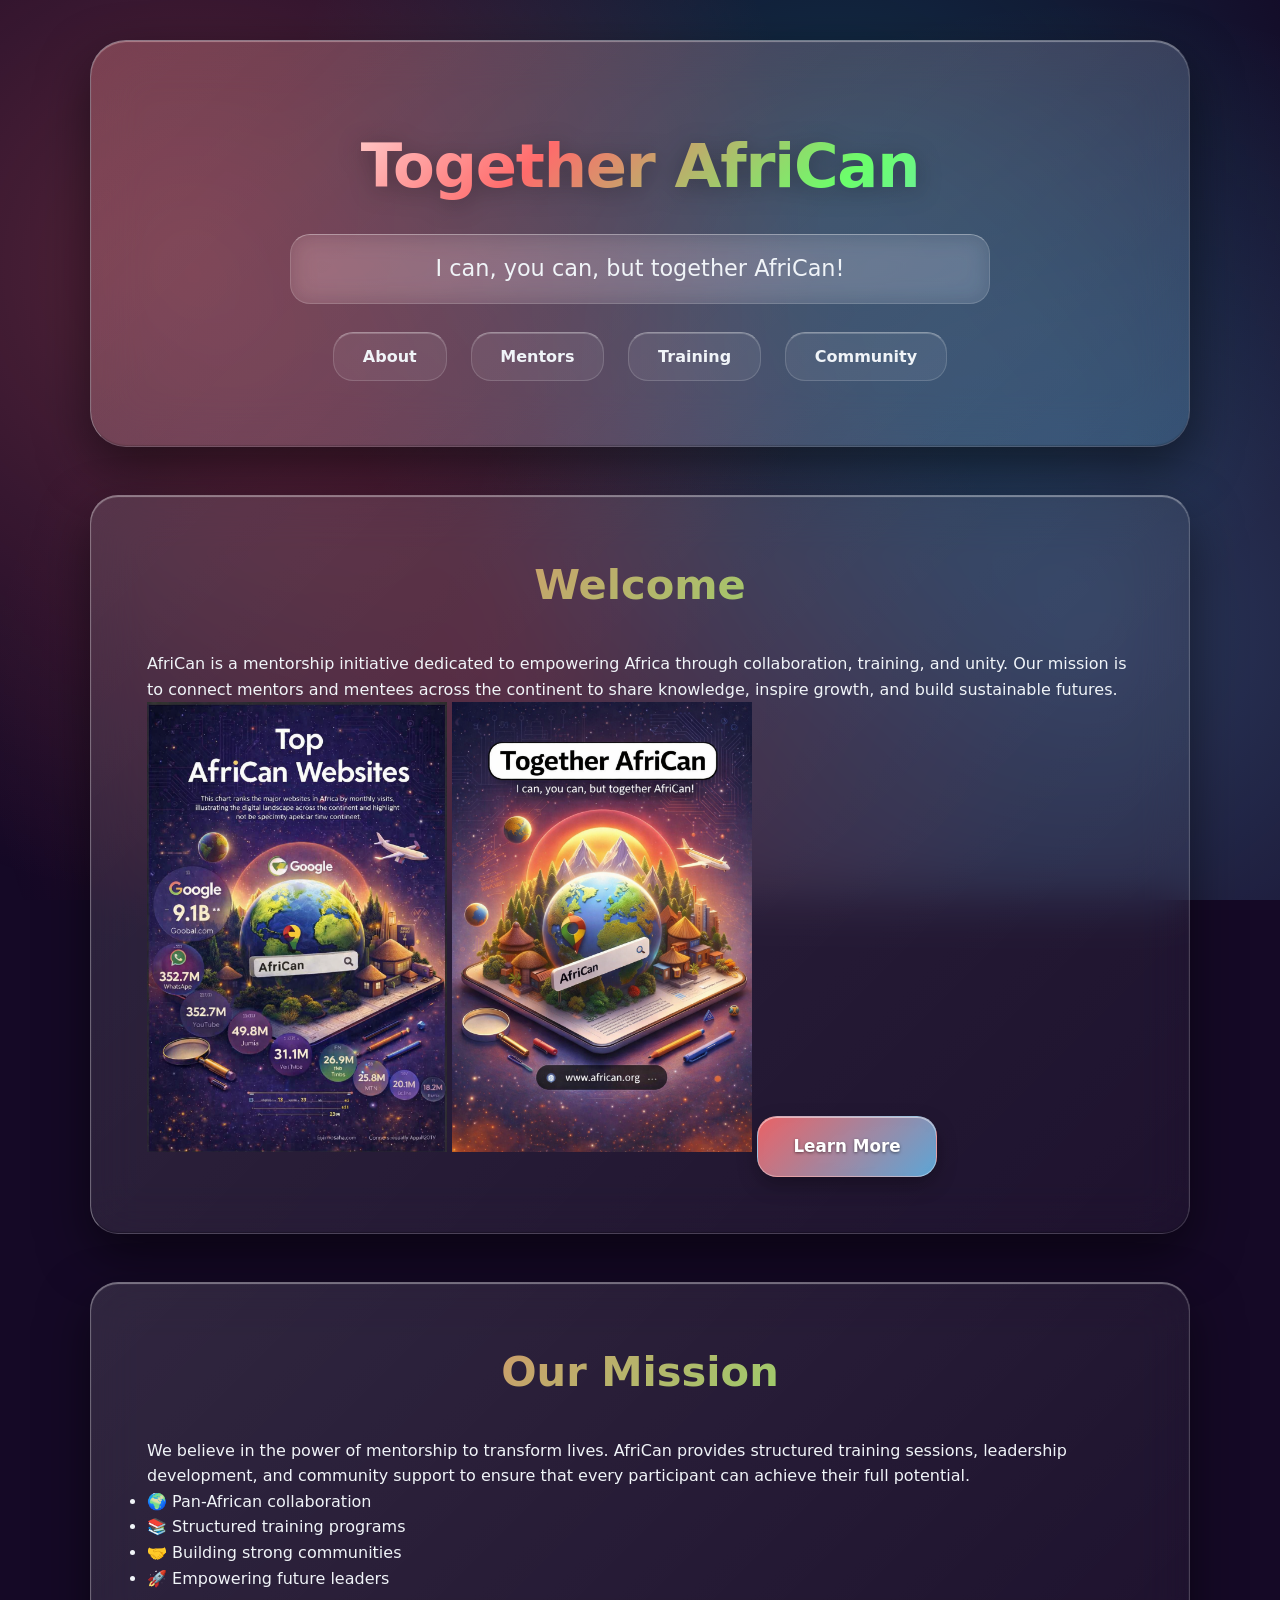
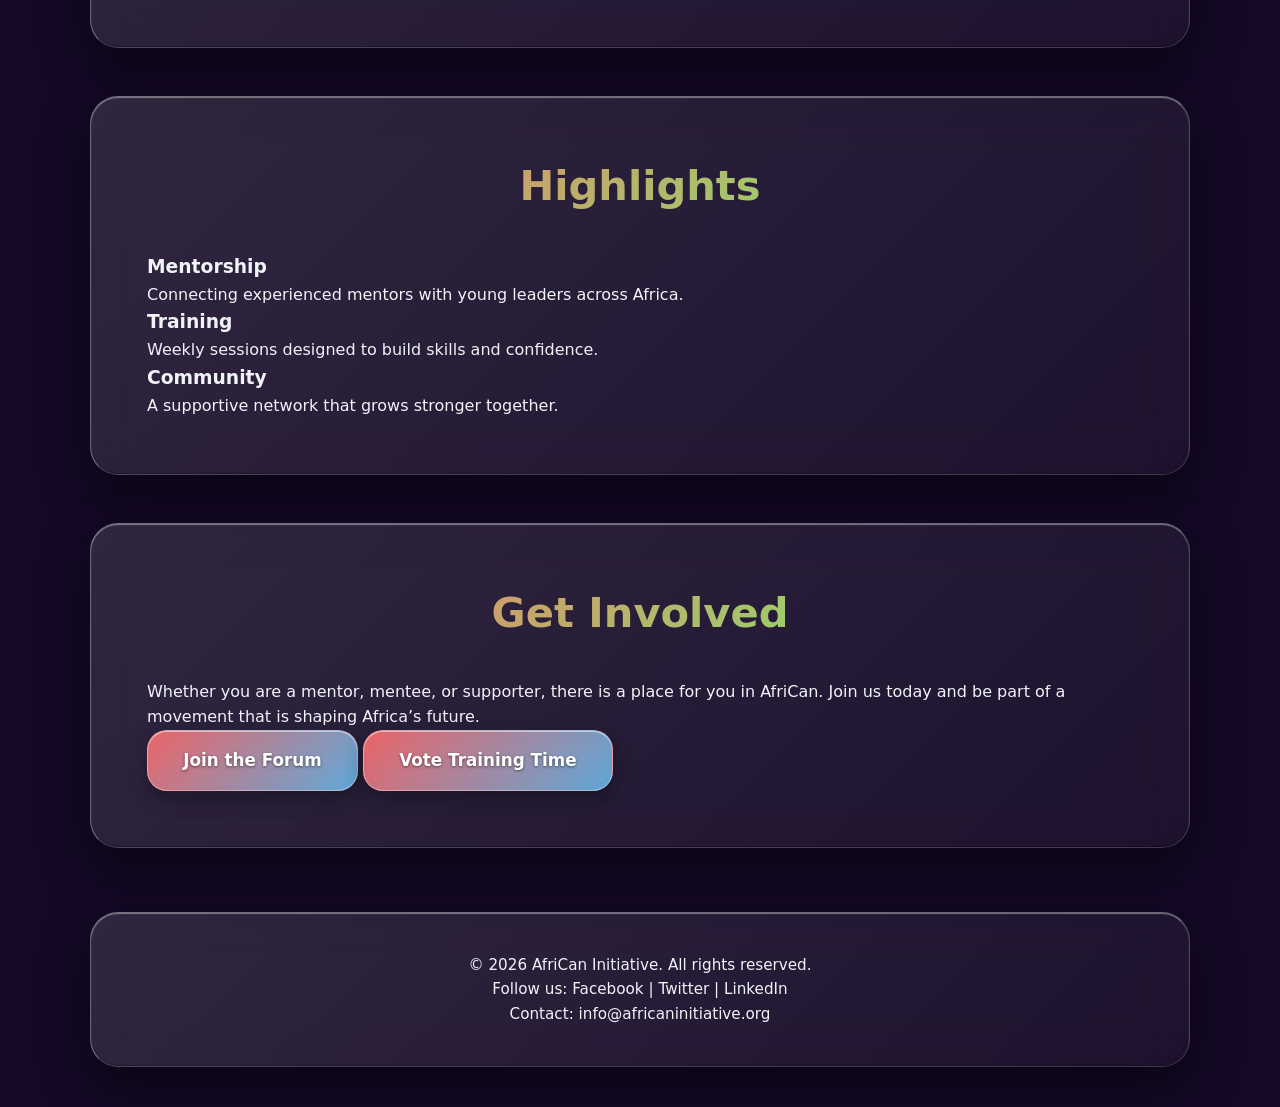
<file: index.html>
<!DOCTYPE html>
<html lang="en">
<head>
  <meta charset="UTF-8">
  <title>AfriCan Initiative</title>
  <link rel="stylesheet" href="style.css">
</head>
<body>
  <!-- Hero Section -->
  <header class="hero">
    <h1>Together AfriCan</h1>
    <p>I can, you can, but together AfriCan!</p>
    <nav>
      <ul>
        <li><a href="about.html">About</a></li>
        <li><a href="mentors.html">Mentors</a></li>
        <li><a href="training.html">Training</a></li>
        <li><a href="community.html">Community</a></li>
      </ul>
    </nav>
  </header>

  <!-- Intro Section -->
  <section class="intro">
    <h2>Welcome</h2>
    <p>
      AfriCan is a mentorship initiative dedicated to empowering Africa through collaboration,
      training, and unity. Our mission is to connect mentors and mentees across the continent
      to share knowledge, inspire growth, and build sustainable futures.
    </p>
    <img src="images/AFRICAN.png" alt="AfriCan Logo" width="300">
    <img src="images\african-homepage.jpg" width="300">
    <a href="about.html" class="btn">Learn More</a>
  </section>

  <!-- Mission Section -->
  <section class="mission">
    <h2>Our Mission</h2>
    <p>
      We believe in the power of mentorship to transform lives. AfriCan provides structured
      training sessions, leadership development, and community support to ensure that every
      participant can achieve their full potential.
    </p>
    <ul>
      <li>🌍 Pan-African collaboration</li>
      <li>📚 Structured training programs</li>
      <li>🤝 Building strong communities</li>
      <li>🚀 Empowering future leaders</li>
    </ul>
  </section>

  <!-- Highlights Section -->
  <section class="highlights">
    <h2>Highlights</h2>
    <div class="highlight-card">
      <h3>Mentorship</h3>
      <p>Connecting experienced mentors with young leaders across Africa.</p>
    </div>
    <div class="highlight-card">
      <h3>Training</h3>
      <p>Weekly sessions designed to build skills and confidence.</p>
    </div>
    <div class="highlight-card">
      <h3>Community</h3>
      <p>A supportive network that grows stronger together.</p>
    </div>
  </section>

  <!-- Call to Action -->
  <section class="cta">
    <h2>Get Involved</h2>
    <p>
      Whether you are a mentor, mentee, or supporter, there is a place for you in AfriCan.
      Join us today and be part of a movement that is shaping Africa’s future.
    </p>
    <a href="community.html" class="btn">Join the Forum</a>
    <a href="training.html" class="btn">Vote Training Time</a>
  </section>
  <!-- Footer -->
  <footer>
    <p>&copy; 2026 AfriCan Initiative. All rights reserved.</p>
    <p>Follow us: Facebook | Twitter | LinkedIn</p>
    <p>Contact: info@africaninitiative.org</p>
  </footer>
</body>
</html>
</file>
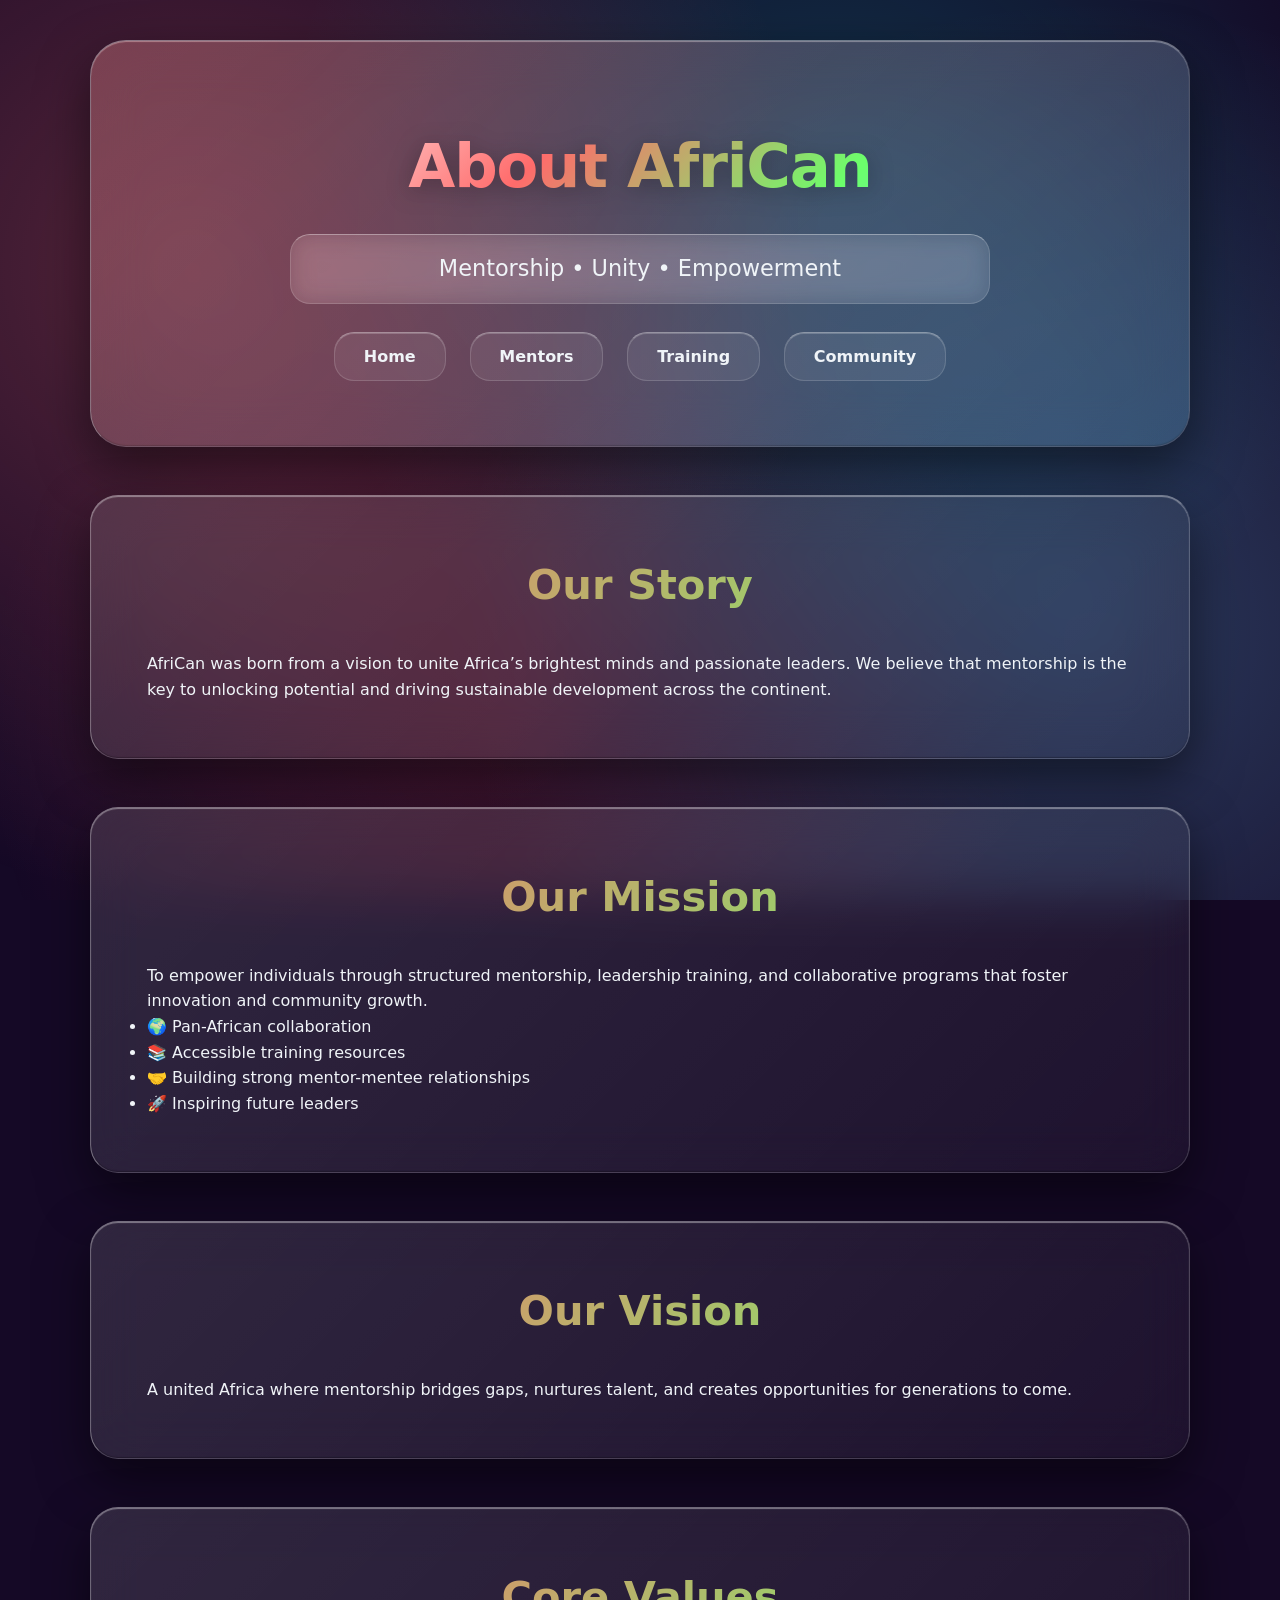
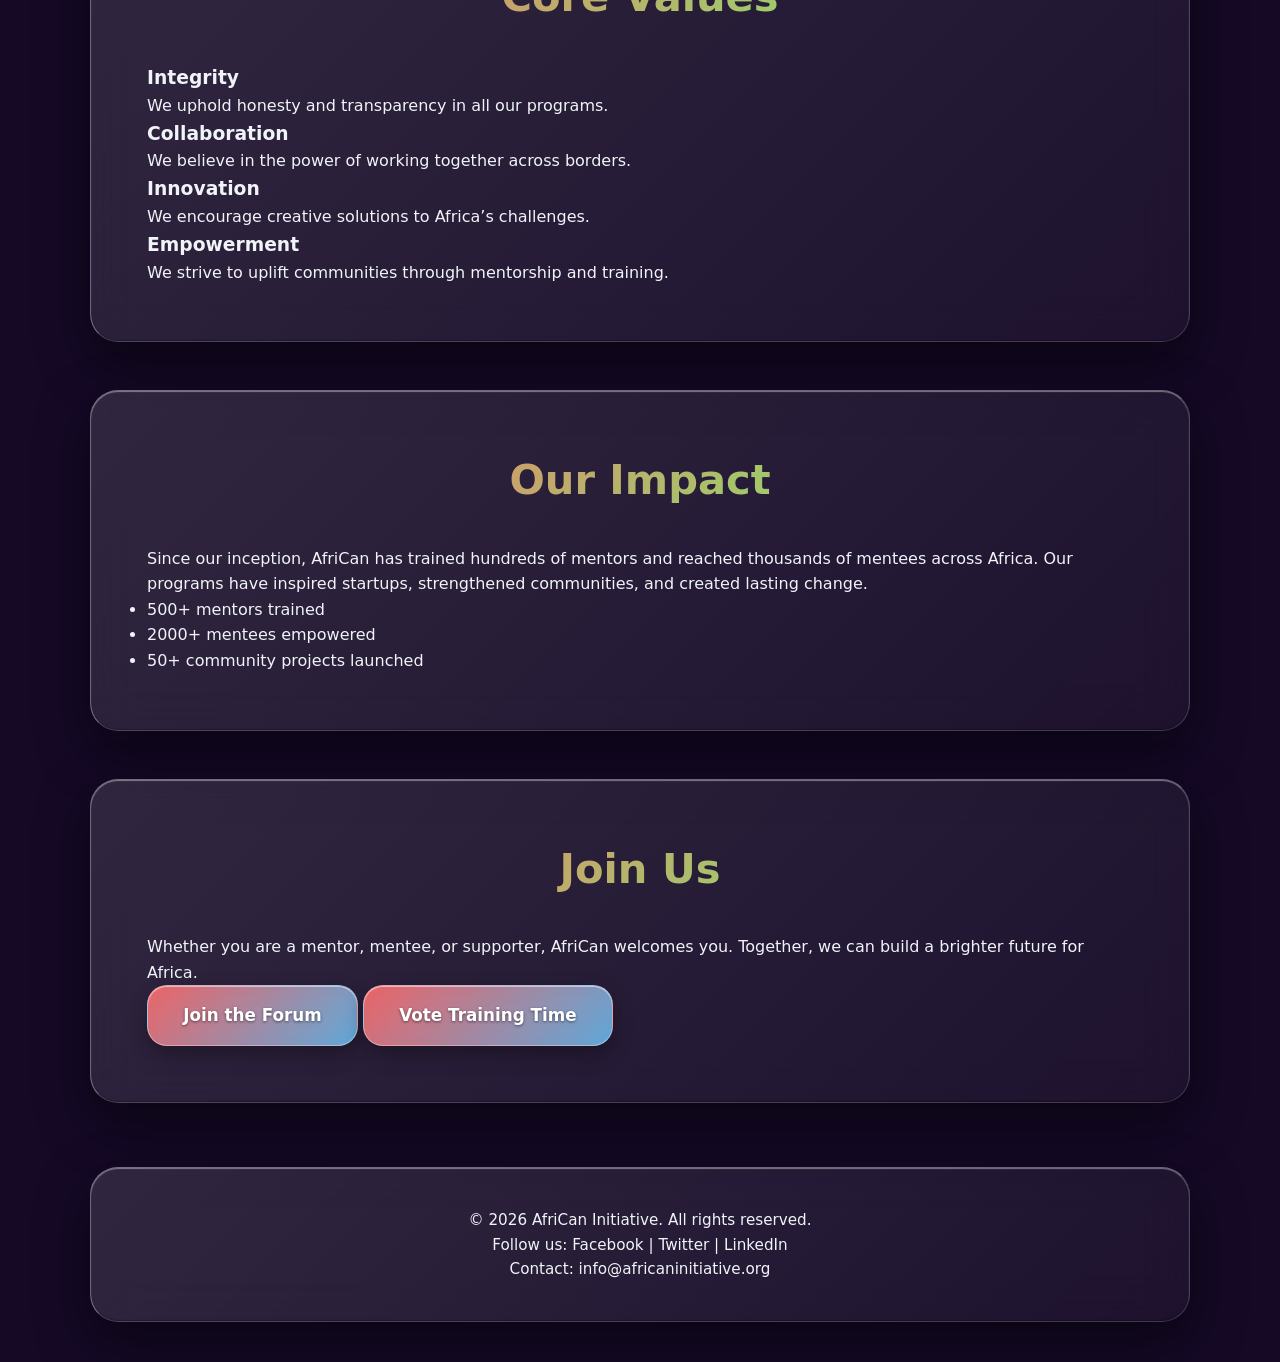
<file: about.html>
<!DOCTYPE html>
<html lang="en">
<head>
  <meta charset="UTF-8">
  <title>About AfriCan</title>
  <link rel="stylesheet" href="style.css">
</head>
<body>
  <!-- Header -->
  <header class="hero">
    <h1>About AfriCan</h1>
    <p>Mentorship • Unity • Empowerment</p>
    <nav>
      <ul>
        <li><a href="index.html">Home</a></li>
        <li><a href="mentors.html">Mentors</a></li>
        <li><a href="training.html">Training</a></li>
        <li><a href="community.html">Community</a></li>
      </ul>
    </nav>
  </header>

  <!-- Introduction -->
  <section class="intro">
    <h2>Our Story</h2>
    <p>
      AfriCan was born from a vision to unite Africa’s brightest minds and passionate leaders.
      We believe that mentorship is the key to unlocking potential and driving sustainable
      development across the continent.
    </p>
  </section>

  <!-- Mission -->
  <section class="mission">
    <h2>Our Mission</h2>
    <p>
      To empower individuals through structured mentorship, leadership training, and
      collaborative programs that foster innovation and community growth.
    </p>
    <ul>
      <li>🌍 Pan-African collaboration</li>
      <li>📚 Accessible training resources</li>
      <li>🤝 Building strong mentor-mentee relationships</li>
      <li>🚀 Inspiring future leaders</li>
    </ul>
  </section>

  <!-- Vision -->
  <section class="vision">
    <h2>Our Vision</h2>
    <p>
      A united Africa where mentorship bridges gaps, nurtures talent, and creates
      opportunities for generations to come.
    </p>
  </section>

  <!-- Values -->
  <section class="values">
    <h2>Core Values</h2>
    <div class="value-card">
      <h3>Integrity</h3>
      <p>We uphold honesty and transparency in all our programs.</p>
    </div>
    <div class="value-card">
      <h3>Collaboration</h3>
      <p>We believe in the power of working together across borders.</p>
    </div>
    <div class="value-card">
      <h3>Innovation</h3>
      <p>We encourage creative solutions to Africa’s challenges.</p>
    </div>
    <div class="value-card">
      <h3>Empowerment</h3>
      <p>We strive to uplift communities through mentorship and training.</p>
    </div>
  </section>

  <!-- Impact -->
  <section class="impact">
    <h2>Our Impact</h2>
    <p>
      Since our inception, AfriCan has trained hundreds of mentors and reached thousands
      of mentees across Africa. Our programs have inspired startups, strengthened
      communities, and created lasting change.
    </p>
    <ul>
      <li>500+ mentors trained</li>
      <li>2000+ mentees empowered</li>
      <li>50+ community projects launched</li>
    </ul>
  </section>

  <!-- Call to Action -->
  <section class="cta">
    <h2>Join Us</h2>
    <p>
      Whether you are a mentor, mentee, or supporter, AfriCan welcomes you. Together,
      we can build a brighter future for Africa.
    </p>
    <a href="community.html" class="btn">Join the Forum</a>
    <a href="training.html" class="btn">Vote Training Time</a>
  </section>

  <!-- Footer -->
  <footer>
    <p>&copy; 2026 AfriCan Initiative. All rights reserved.</p>
    <p>Follow us: Facebook | Twitter | LinkedIn</p>
    <p>Contact: info@africaninitiative.org</p>
  </footer>
</body>
</html>
</file>
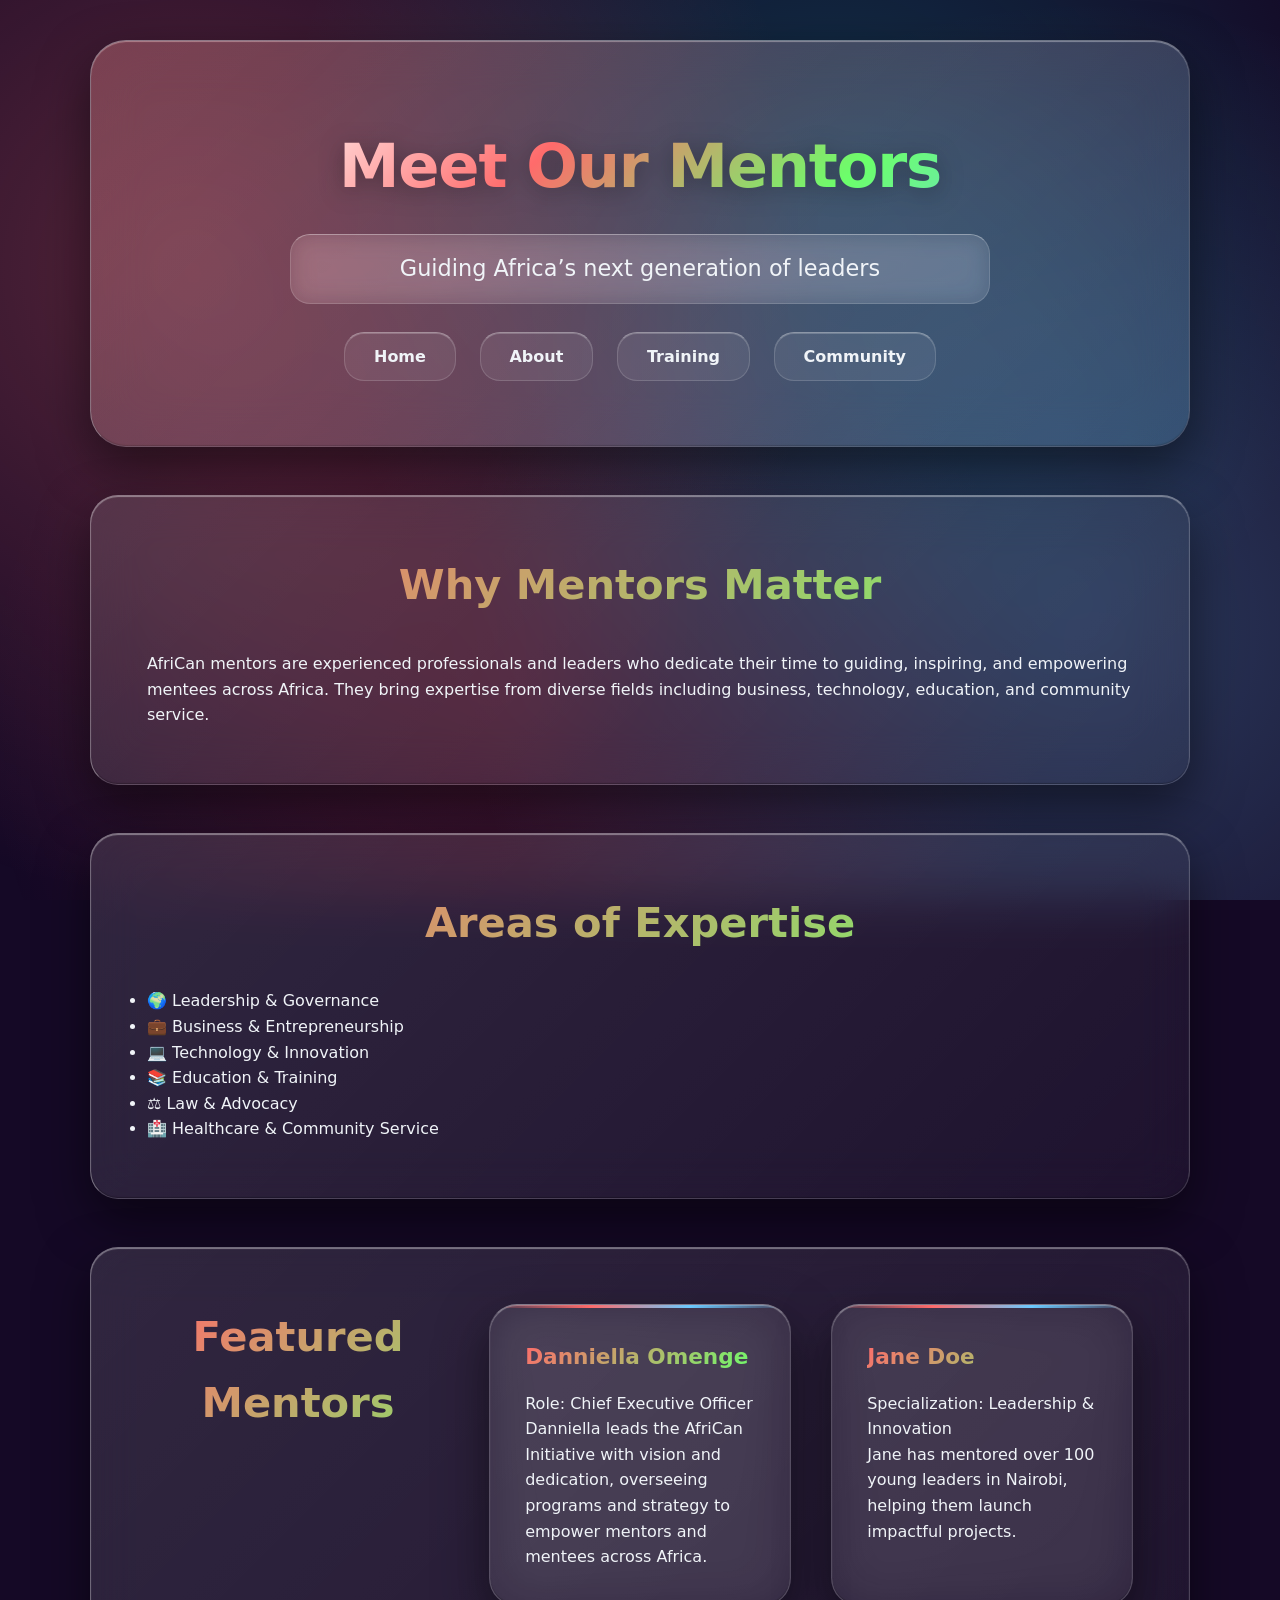
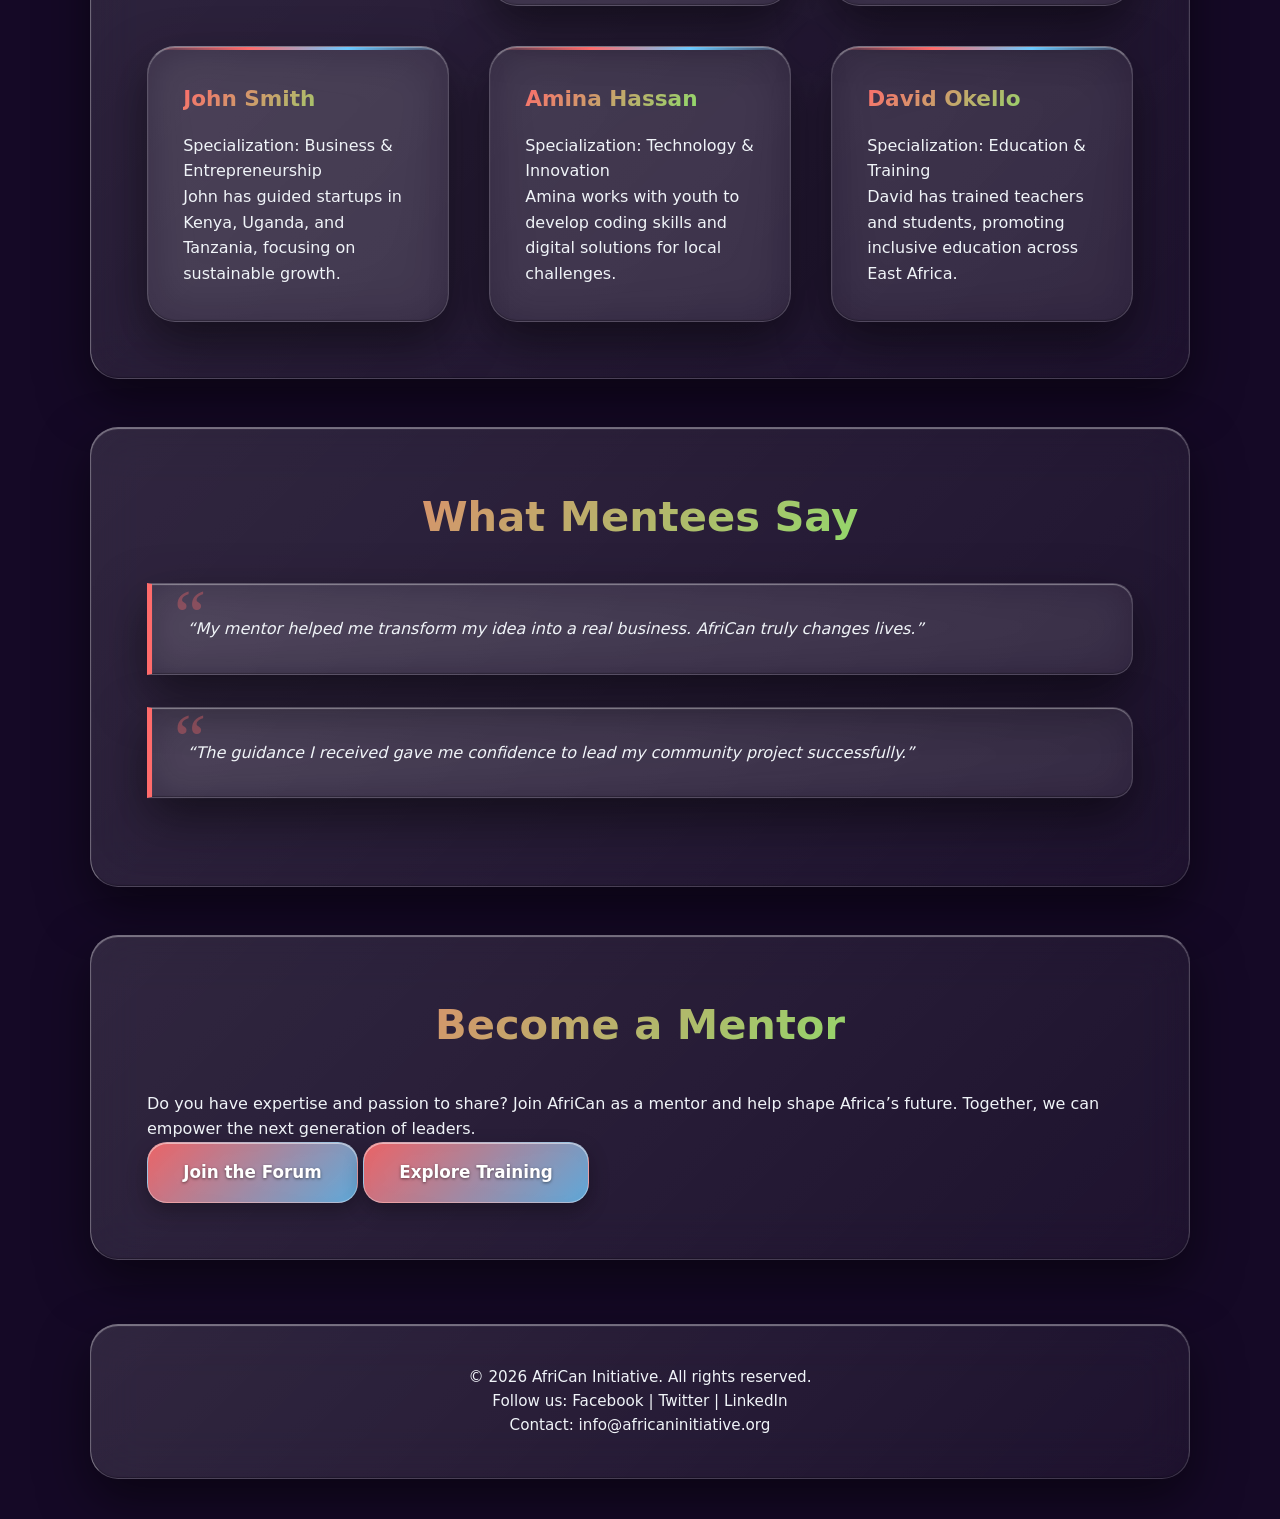
<file: mentors.html>
<!DOCTYPE html>
<html lang="en">
<head>
  <meta charset="UTF-8">
  <title>AfriCan Mentors</title>
  <link rel="stylesheet" href="style.css">
</head>
<body>
  <!-- Header -->
  <header class="hero">
    <h1>Meet Our Mentors</h1>
    <p>Guiding Africa’s next generation of leaders</p>
    <nav>
      <ul>
        <li><a href="index.html">Home</a></li>
        <li><a href="about.html">About</a></li>
        <li><a href="training.html">Training</a></li>
        <li><a href="community.html">Community</a></li>
      </ul>
    </nav>
  </header>

  <!-- Introduction -->
  <section class="intro">
    <h2>Why Mentors Matter</h2>
    <p>
      AfriCan mentors are experienced professionals and leaders who dedicate their time
      to guiding, inspiring, and empowering mentees across Africa. They bring expertise
      from diverse fields including business, technology, education, and community service.
    </p>
  </section>

  <!-- Mentor Categories -->
  <section class="categories">
    <h2>Areas of Expertise</h2>
    <ul>
      <li>🌍 Leadership & Governance</li>
      <li>💼 Business & Entrepreneurship</li>
      <li>💻 Technology & Innovation</li>
      <li>📚 Education & Training</li>
      <li>⚖️ Law & Advocacy</li>
      <li>🏥 Healthcare & Community Service</li>
    </ul>
  </section>

  <!-- Mentor Profiles -->
  <section class="mentor-grid">
    <h2>Featured Mentors</h2>
     <div class="mentor-card">
  <h3>Danniella Omenge</h3>
  <p>Role: Chief Executive Officer</p>
  <p>Danniella leads the AfriCan Initiative with vision and dedication, overseeing programs and strategy to empower mentors and mentees across Africa.</p>
</div>
    <div class="mentor-card">
      <h3>Jane Doe</h3>
      <p>Specialization: Leadership & Innovation</p>
      <p>Jane has mentored over 100 young leaders in Nairobi, helping them launch impactful projects.</p>
    </div>
    <div class="mentor-card">
      <h3>John Smith</h3>
      <p>Specialization: Business & Entrepreneurship</p>
      <p>John has guided startups in Kenya, Uganda, and Tanzania, focusing on sustainable growth.</p>
    </div>
    <div class="mentor-card">
      <h3>Amina Hassan</h3>
      <p>Specialization: Technology & Innovation</p>
      <p>Amina works with youth to develop coding skills and digital solutions for local challenges.</p>
    </div>
    <div class="mentor-card">
      <h3>David Okello</h3>
      <p>Specialization: Education & Training</p>
      <p>David has trained teachers and students, promoting inclusive education across East Africa.</p>
    </div>
  </section>

  <!-- Testimonials -->
  <section class="testimonials">
    <h2>What Mentees Say</h2>
    <blockquote>
      “My mentor helped me transform my idea into a real business. AfriCan truly changes lives.”
    </blockquote>
    <blockquote>
      “The guidance I received gave me confidence to lead my community project successfully.”
    </blockquote>
  </section>

  <!-- Call to Action -->
  <section class="cta">
    <h2>Become a Mentor</h2>
    <p>
      Do you have expertise and passion to share? Join AfriCan as a mentor and help shape
      Africa’s future. Together, we can empower the next generation of leaders.
    </p>
    <a href="community.html" class="btn">Join the Forum</a>
    <a href="training.html" class="btn">Explore Training</a>
  </section>

  <!-- Footer -->
  <footer>
    <p>&copy; 2026 AfriCan Initiative. All rights reserved.</p>
    <p>Follow us: Facebook | Twitter | LinkedIn</p>
    <p>Contact: info@africaninitiative.org</p>
  </footer>
</body>
</html>
</file>
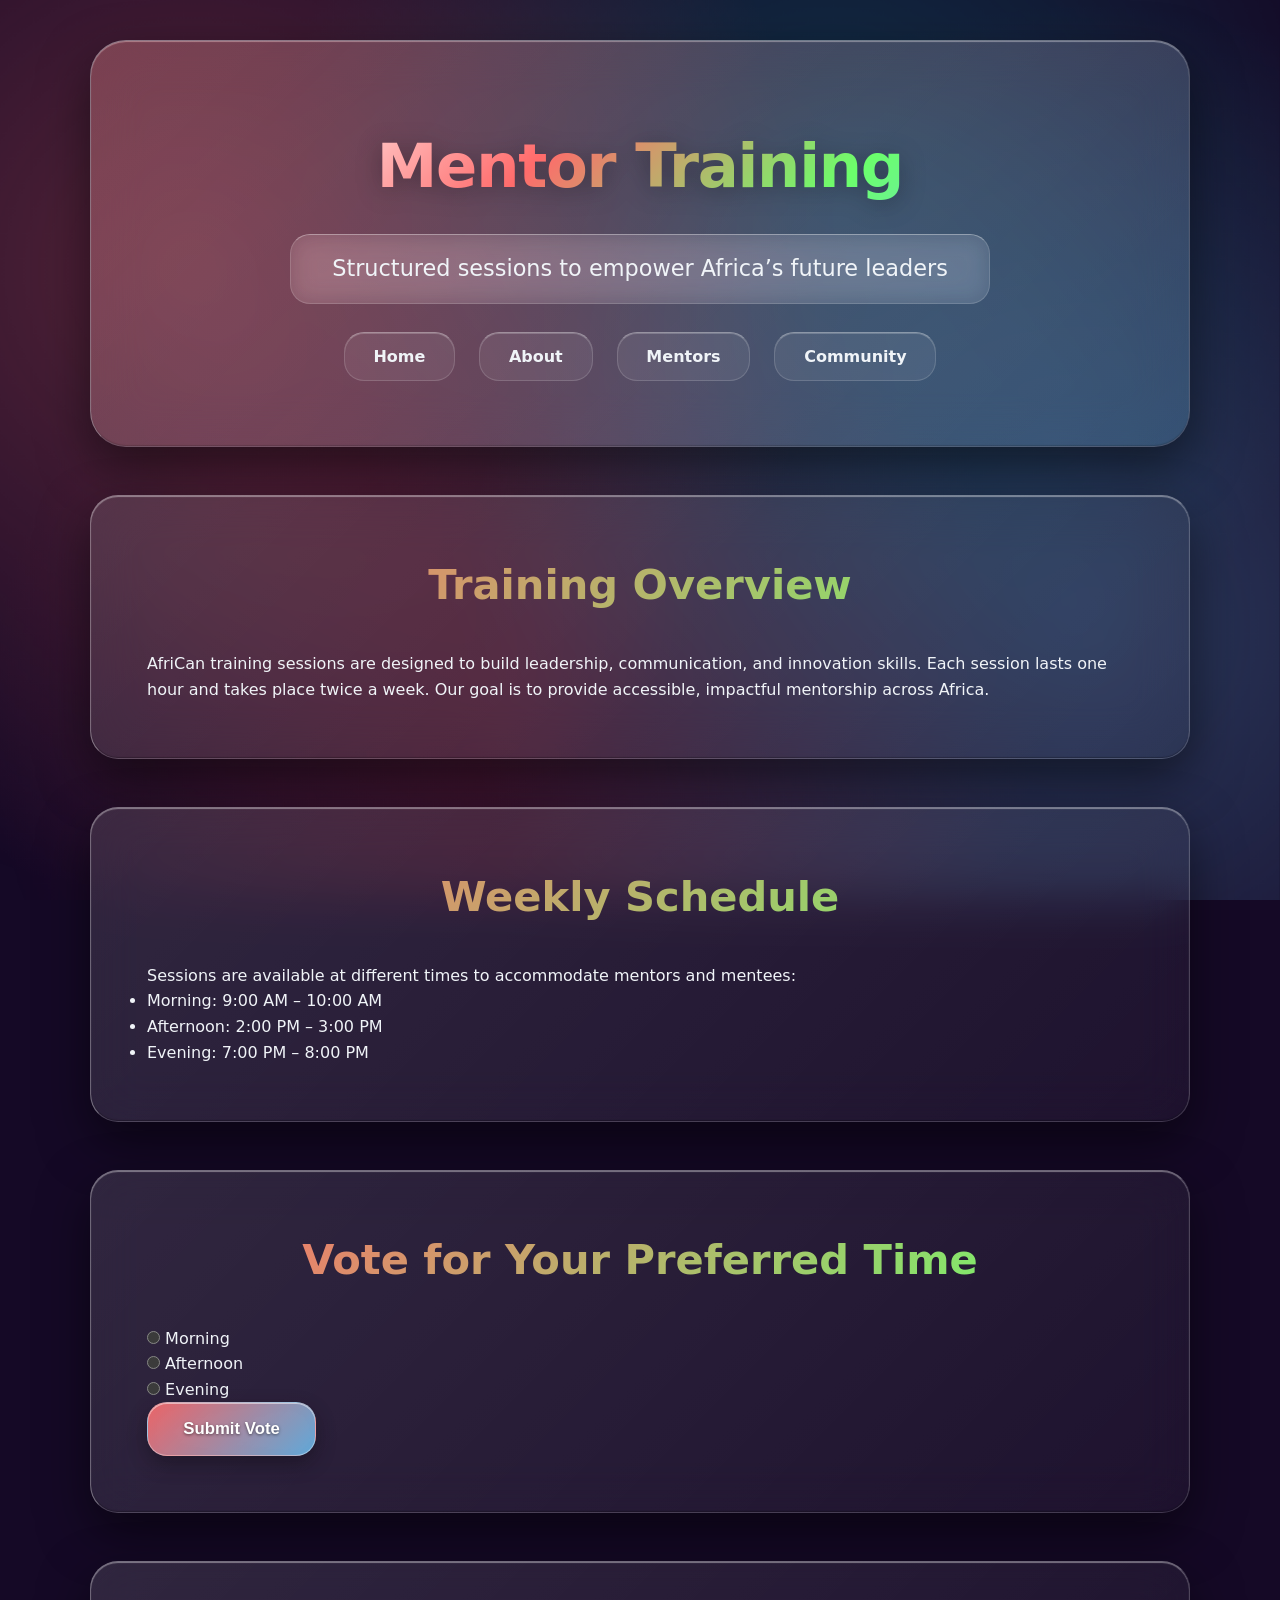
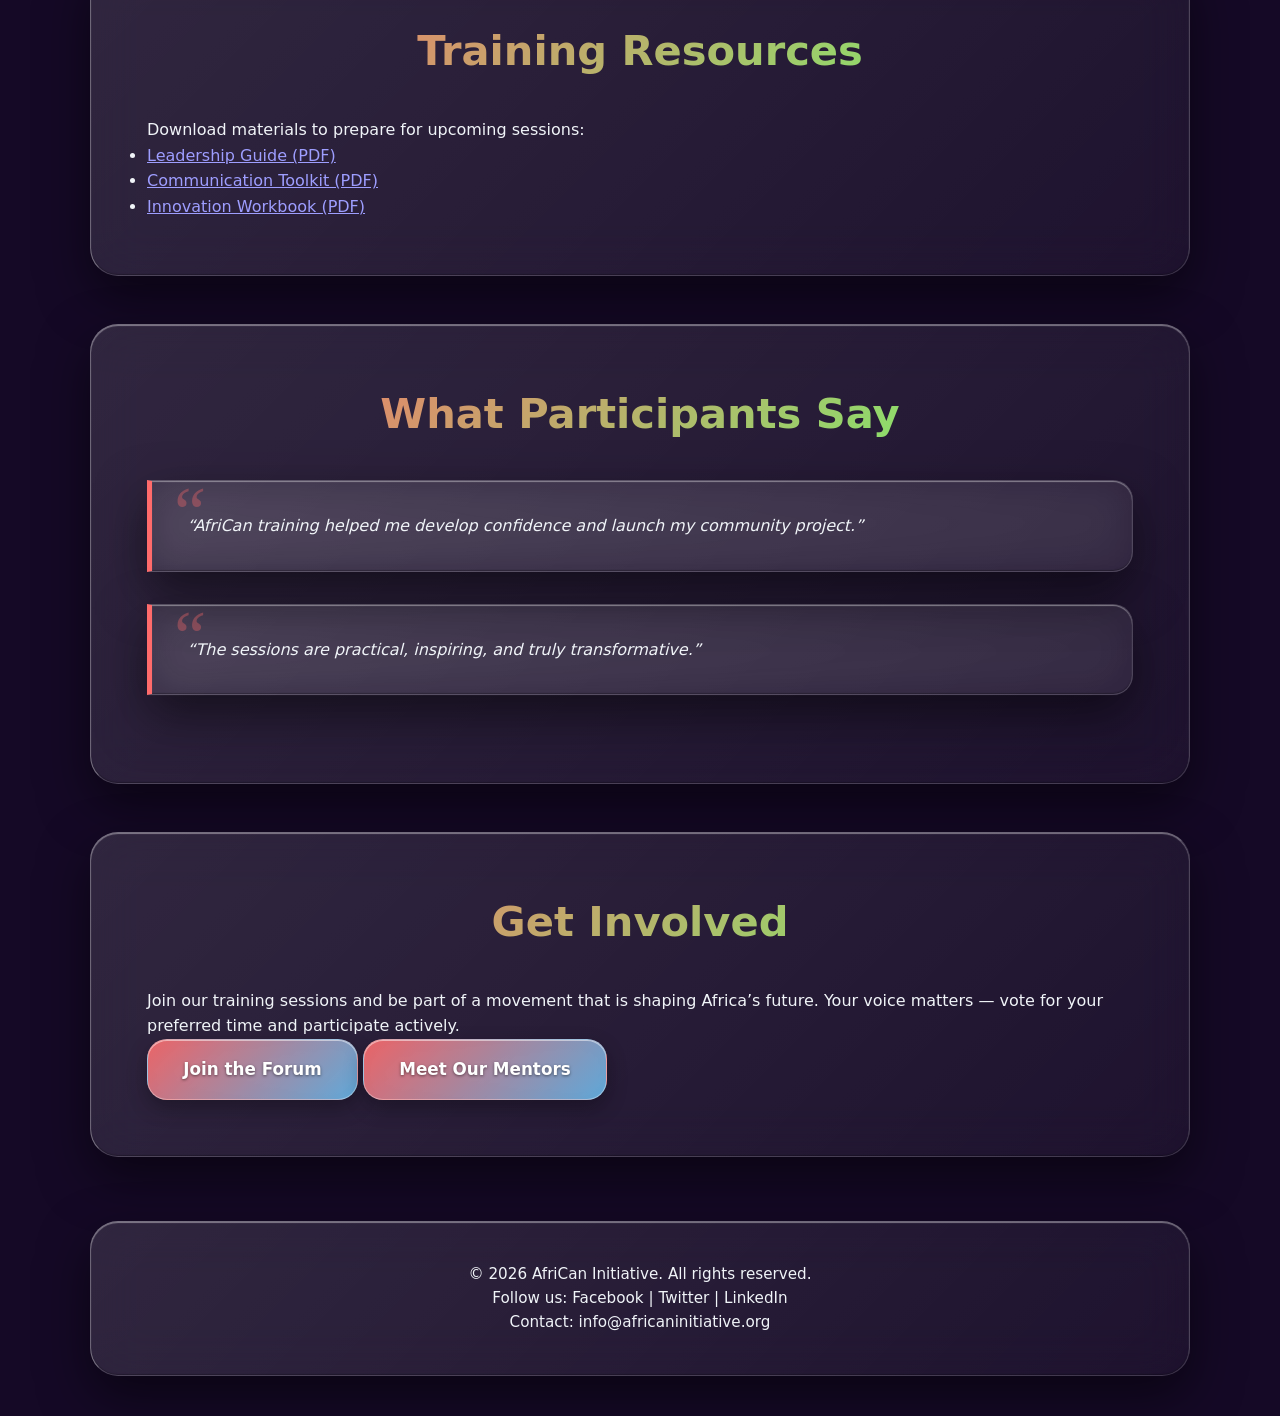
<file: training.html>
<!DOCTYPE html>
<html lang="en">
<head>
  <meta charset="UTF-8">
  <title>AfriCan Training</title>
  <link rel="stylesheet" href="style.css">
</head>
<body>
  <!-- Header -->
  <header class="hero">
    <h1>Mentor Training</h1>
    <p>Structured sessions to empower Africa’s future leaders</p>
    <nav>
      <ul>
        <li><a href="index.html">Home</a></li>
        <li><a href="about.html">About</a></li>
        <li><a href="mentors.html">Mentors</a></li>
        <li><a href="community.html">Community</a></li>
      </ul>
    </nav>
  </header>

  <!-- Introduction -->
  <section class="intro">
    <h2>Training Overview</h2>
    <p>
      AfriCan training sessions are designed to build leadership, communication,
      and innovation skills. Each session lasts one hour and takes place twice a week.
      Our goal is to provide accessible, impactful mentorship across Africa.
    </p>
  </section>

  <!-- Schedule -->
  <section class="schedule">
    <h2>Weekly Schedule</h2>
    <p>Sessions are available at different times to accommodate mentors and mentees:</p>
    <ul>
      <li>Morning: 9:00 AM – 10:00 AM</li>
      <li>Afternoon: 2:00 PM – 3:00 PM</li>
      <li>Evening: 7:00 PM – 8:00 PM</li>
    </ul>
  </section>

  <!-- Voting Form -->
  <section class="vote">
    <h2>Vote for Your Preferred Time</h2>
    <form id="voteForm">
      <label><input type="radio" name="time" value="Morning"> Morning</label><br>
      <label><input type="radio" name="time" value="Afternoon"> Afternoon</label><br>
      <label><input type="radio" name="time" value="Evening"> Evening</label><br>
      <button type="submit">Submit Vote</button>
    </form>
    <p id="voteResult"></p>
  </section>

  <!-- Resources -->
  <section class="resources">
    <h2>Training Resources</h2>
    <p>Download materials to prepare for upcoming sessions:</p>
    <ul>
      <li><a href="#">Leadership Guide (PDF)</a></li>
      <li><a href="#">Communication Toolkit (PDF)</a></li>
      <li><a href="#">Innovation Workbook (PDF)</a></li>
    </ul>
  </section>

  <!-- Testimonials -->
  <section class="testimonials">
    <h2>What Participants Say</h2>
    <blockquote>
      “AfriCan training helped me develop confidence and launch my community project.”
    </blockquote>
    <blockquote>
      “The sessions are practical, inspiring, and truly transformative.”
    </blockquote>
  </section>

  <!-- Call to Action -->
  <section class="cta">
    <h2>Get Involved</h2>
    <p>
      Join our training sessions and be part of a movement that is shaping Africa’s future.
      Your voice matters — vote for your preferred time and participate actively.
    </p>
    <a href="community.html" class="btn">Join the Forum</a>
    <a href="mentors.html" class="btn">Meet Our Mentors</a>
  </section>

  <!-- Footer -->
  <footer>
    <p>&copy; 2026 AfriCan Initiative. All rights reserved.</p>
    <p>Follow us: Facebook | Twitter | LinkedIn</p>
    <p>Contact: info@africaninitiative.org</p>
  </footer>

  <script src="script.js"></script>
</body>
</html>
</file>
<file: style.css>
/* ==========================================================================
   RESET & BASE STYLES - GLASSMORPHISM FIRE & ICE (ULTIMATE EDITION)
   ========================================================================== */

:root {
  /* Glassmorphism Design Tokens */
  --glass-bg: linear-gradient(135deg, rgba(255, 255, 255, 0.12) 0%, rgba(255, 255, 255, 0.04) 100%);
  --glass-bg-hover: linear-gradient(135deg, rgba(255, 255, 255, 0.18) 0%, rgba(255, 255, 255, 0.08) 100%);
  --glass-border: 1px solid rgba(255, 255, 255, 0.15);
  --glass-border-specular: 1px solid rgba(255, 255, 255, 0.35);
  --glass-blur: blur(25px);
  --glass-shadow: 
    0 20px 50px rgba(0, 0, 0, 0.5),
    inset 0 1px 1px rgba(255, 255, 255, 0.4),
    inset 0 -1px 1px rgba(0, 0, 0, 0.25);
  --glass-shadow-hover: 
    0 30px 60px rgba(0, 0, 0, 0.7),
    0 15px 35px rgba(255, 107, 107, 0.3),
    inset 0 1px 2px rgba(255, 255, 255, 0.6);

  /* Theme Palette */
  --fire-glow: #ff6b6b;
  --fire-core: #ff4757;
  --ice-glow: #6bc9ff;
  --ice-core: #00d2d3;
  --accent-green: #6bff6b;
  --text-main: #f0f4f8;
  --text-muted: rgba(240, 244, 248, 0.75);
  
  /* Radii & Transitions */
  --radius-lg: 28px;
  --radius-md: 20px;
  --radius-sm: 12px;
  --transition-smooth: all 0.4s cubic-bezier(0.16, 1, 0.3, 1);
}

html {
  scroll-behavior: smooth;
  color-scheme: dark;
}

* {
  margin: 0;
  padding: 0;
  box-sizing: border-box;
}

body {
  font-family: 'Open Sans', system-ui, -apple-system, sans-serif;
  line-height: 1.6;
  color: var(--text-main);
  position: relative;
  overflow-x: hidden;
  background: #150926;
  min-height: 100vh;
}

/* Fire & Ice animated dynamic backdrop */
body::before {
  content: '';
  position: fixed;
  inset: 0;
  width: 100%;
  height: 100%;
  background: 
    radial-gradient(circle at 15% 30%, rgba(255, 107, 107, 0.28) 0%, transparent 50%),
    radial-gradient(circle at 85% 70%, rgba(107, 201, 255, 0.25) 0%, transparent 50%),
    radial-gradient(circle at 40% 80%, rgba(255, 71, 87, 0.18) 0%, transparent 50%),
    radial-gradient(circle at 65% 20%, rgba(0, 210, 211, 0.2) 0%, transparent 50%);
  z-index: -1;
  animation: pulseBackdrop 16s ease-in-out infinite alternate;
  will-change: transform, opacity;
}

@keyframes pulseBackdrop {
  0% { transform: scale(1) rotate(0deg); opacity: 0.85; }
  100% { transform: scale(1.12) rotate(1deg); opacity: 1; }
}

/* Custom Scrollbar */
::-webkit-scrollbar {
  width: 10px;
}
::-webkit-scrollbar-track {
  background: rgba(21, 9, 38, 0.8);
}
::-webkit-scrollbar-thumb {
  background: linear-gradient(180deg, var(--fire-glow), var(--ice-glow));
  border-radius: 10px;
  border: 2px solid rgba(21, 9, 38, 0.8);
}

/* Base Glass Class & Containers */
.glass,
header.hero,
section,
.contact-form,
.discussion-board,
footer {
  background: var(--glass-bg);
  backdrop-filter: var(--glass-blur);
  -webkit-backdrop-filter: var(--glass-blur);
  border: var(--glass-border);
  border-top: var(--glass-border-specular);
  border-left: var(--glass-border-specular);
  box-shadow: var(--glass-shadow);
  border-radius: var(--radius-lg);
  position: relative;
  overflow: hidden;
}

/* Browser fallback for legacy systems without backdrop-filter support */
@supports not (backdrop-filter: blur(1px)) {
  .glass, header.hero, section, .contact-form, .discussion-board, footer, .mentor-card, blockquote, nav ul li a {
    background: rgba(30, 15, 45, 0.92);
  }
}

/* ==========================================================================
   HERO SECTION
   ========================================================================== */

header.hero {
  color: #fff;
  text-align: center;
  padding: clamp(3rem, 6vw, 5rem) clamp(1.5rem, 4vw, 3rem);
  max-width: 1100px;
  margin: 2.5rem auto;
  border-radius: calc(var(--radius-lg) + 8px);
}

header.hero::before {
  content: '';
  position: absolute;
  inset: 0;
  background: linear-gradient(135deg, rgba(255, 107, 107, 0.22), rgba(107, 201, 255, 0.18));
  z-index: -1;
  pointer-events: none;
}

header.hero h1 {
  font-size: clamp(2.2rem, 5vw + 1rem, 3.8rem);
  font-weight: 800;
  letter-spacing: -0.02em;
  margin-bottom: 1.2rem;
  background: linear-gradient(135deg, #ffffff 10%, var(--fire-glow) 40%, var(--accent-green) 70%, var(--ice-glow) 100%);
  -webkit-background-clip: text;
  -webkit-text-fill-color: transparent;
  background-clip: text;
  filter: drop-shadow(0 4px 12px rgba(0,0,0,0.3));
}

header.hero p {
  font-size: clamp(1.1rem, 2vw + 0.5rem, 1.4rem);
  color: var(--text-main);
  max-width: 700px;
  margin: 0 auto;
  background: rgba(255, 255, 255, 0.08);
  padding: 1rem 2rem;
  border-radius: var(--radius-md);
  backdrop-filter: blur(12px);
  -webkit-backdrop-filter: blur(12px);
  border: var(--glass-border);
  border-top: var(--glass-border-specular);
}

/* ==========================================================================
   NAVIGATION
   ========================================================================== */

nav ul {
  display: flex;
  justify-content: center;
  flex-wrap: wrap;
  list-style: none;
  margin-top: 2.5rem;
  gap: 1.5rem;
}

nav ul li a {
  color: var(--text-main);
  text-decoration: none;
  font-weight: 600;
  padding: 0.9rem 1.8rem;
  border-radius: var(--radius-md);
  transition: var(--transition-smooth);
  position: relative;
  backdrop-filter: blur(15px);
  -webkit-backdrop-filter: blur(15px);
  background: rgba(255, 255, 255, 0.07);
  border: var(--glass-border);
  border-top: var(--glass-border-specular);
  box-shadow: inset 0 1px 0 rgba(255, 255, 255, 0.2);
}

nav ul li a:hover {
  color: #fff;
  background: linear-gradient(135deg, rgba(255, 107, 107, 0.35), rgba(107, 201, 255, 0.28));
  transform: translateY(-3px);
  box-shadow: 0 10px 25px rgba(255, 107, 107, 0.4), inset 0 1px 0 rgba(255, 255, 255, 0.5);
  border-color: rgba(255, 107, 107, 0.5);
}

/* ==========================================================================
   SECTIONS & CARDS
   ========================================================================== */

section, .contact-form, .discussion-board {
  margin: 3rem auto;
  padding: clamp(2rem, 5vw, 3.5rem);
  max-width: 1100px;
  transition: var(--transition-smooth);
}

section:hover, .contact-form:hover, .discussion-board:hover {
  transform: translateY(-5px);
  box-shadow: var(--glass-shadow-hover);
  border-color: rgba(255, 107, 107, 0.35);
}

section h2, .contact-form h2, .discussion-board h2 {
  margin-bottom: 2rem;
  font-size: clamp(1.8rem, 3vw + 1rem, 2.6rem);
  background: linear-gradient(135deg, var(--fire-glow), var(--accent-green));
  -webkit-background-clip: text;
  -webkit-text-fill-color: transparent;
  background-clip: text;
  text-align: center;
}

/* ==========================================================================
   BUTTONS
   ========================================================================== */

.btn, button {
  display: inline-flex;
  align-items: center;
  justify-content: center;
  background: linear-gradient(135deg, rgba(255, 107, 107, 0.9), rgba(107, 201, 255, 0.8));
  color: #fff;
  padding: 1rem 2.2rem;
  border-radius: var(--radius-md);
  text-decoration: none;
  transition: var(--transition-smooth);
  border: var(--glass-border-specular);
  font-weight: 700;
  cursor: pointer;
  position: relative;
  overflow: hidden;
  text-shadow: 0 1px 3px rgba(0, 0, 0, 0.5);
  backdrop-filter: blur(15px);
  -webkit-backdrop-filter: blur(15px);
  font-size: 1.05rem;
  box-shadow: 0 8px 20px rgba(0, 0, 0, 0.3), inset 0 1px 0 rgba(255, 255, 255, 0.5);
}

.btn:hover, button:hover {
  background: linear-gradient(135deg, rgba(255, 71, 87, 1), rgba(0, 210, 211, 0.95));
  transform: translateY(-3px) scale(1.02);
  box-shadow: 
    0 15px 35px rgba(255, 107, 107, 0.5),
    0 5px 15px rgba(0, 0, 0, 0.4),
    inset 0 1px 1px rgba(255, 255, 255, 0.8);
}

.btn:active, button:active {
  transform: translateY(-1px) scale(0.99);
}

/* ==========================================================================
   MENTOR CARDS
   ========================================================================== */

.mentor-grid {
  display: grid;
  grid-template-columns: repeat(auto-fit, minmax(280px, 1fr));
  gap: 2.5rem;
  margin-top: 2.5rem;
}

.mentor-card {
  background: rgba(255, 255, 255, 0.06);
  backdrop-filter: blur(25px);
  -webkit-backdrop-filter: blur(25px);
  border: var(--glass-border);
  border-top: var(--glass-border-specular);
  box-shadow: var(--glass-shadow);
  padding: 2.2rem;
  border-radius: var(--radius-lg);
  position: relative;
  overflow: hidden;
  transition: var(--transition-smooth);
}

.mentor-card::before {
  content: '';
  position: absolute;
  top: 0;
  left: 0;
  right: 0;
  height: 3px;
  background: linear-gradient(90deg, transparent, var(--fire-glow), var(--ice-glow), transparent);
}

.mentor-card:hover {
  transform: translateY(-8px);
  box-shadow: var(--glass-shadow-hover);
  border-color: rgba(255, 255, 255, 0.3);
}

.mentor-card h3 {
  margin-bottom: 1rem;
  background: linear-gradient(135deg, var(--fire-glow), var(--accent-green));
  -webkit-background-clip: text;
  -webkit-text-fill-color: transparent;
  background-clip: text;
  font-size: 1.35rem;
}

/* ==========================================================================
   TESTIMONIALS
   ========================================================================== */

blockquote {
  background: rgba(255, 255, 255, 0.06);
  backdrop-filter: blur(20px);
  -webkit-backdrop-filter: blur(20px);
  border: var(--glass-border);
  border-left: 5px solid var(--fire-glow);
  padding: 2rem 2.2rem;
  margin: 2rem 0;
  font-style: italic;
  border-radius: 0 var(--radius-md) var(--radius-md) 0;
  position: relative;
  box-shadow: var(--glass-shadow);
}

blockquote::before {
  content: '“';
  font-size: 4.5rem;
  line-height: 1;
  color: rgba(255, 107, 107, 0.35);
  position: absolute;
  top: -5px;
  left: 15px;
  font-family: Georgia, serif;
}

/* ==========================================================================
   FORMS & INTERACTIVE INPUTS
   ========================================================================== */

.contact-form label {
  margin: 1.2rem 0 0.5rem;
  display: block;
  font-weight: 700;
  color: var(--accent-green);
  font-size: 1rem;
}

.contact-form input,
.contact-form textarea,
#messageInput {
  width: 100%;
  padding: 1.1rem;
  border: var(--glass-border);
  border-radius: var(--radius-md);
  margin-bottom: 1.5rem;
  background: rgba(0, 0, 0, 0.25);
  backdrop-filter: blur(15px);
  -webkit-backdrop-filter: blur(15px);
  color: var(--text-main);
  font-size: 1.05rem;
  font-family: inherit;
  transition: var(--transition-smooth);
  box-shadow: inset 0 2px 5px rgba(0, 0, 0, 0.4);
}

.contact-form input::placeholder,
.contact-form textarea::placeholder,
#messageInput::placeholder {
  color: var(--text-muted);
}

.contact-form input:focus-visible,
.contact-form textarea:focus-visible,
#messageInput:focus-visible {
  outline: none;
  border-color: var(--fire-glow);
  box-shadow: 0 0 0 3px rgba(255, 107, 107, 0.3), inset 0 2px 4px rgba(0, 0, 0, 0.3);
  background: rgba(0, 0, 0, 0.35);
}

#messageInput {
  min-height: 140px;
  resize: vertical;
}

/* ==========================================================================
   POSTS & CHAT BUBBLES
   ========================================================================== */

.post {
  background: rgba(255, 255, 255, 0.06);
  backdrop-filter: blur(20px);
  -webkit-backdrop-filter: blur(20px);
  padding: 1.8rem;
  border-radius: var(--radius-md);
  border: var(--glass-border);
  border-top: var(--glass-border-specular);
  box-shadow: var(--glass-shadow);
  transition: var(--transition-smooth);
  margin-bottom: 1.5rem;
}

.post:hover {
  transform: translateX(6px);
  box-shadow: 0 15px 40px rgba(255, 107, 107, 0.2);
  border-color: rgba(255, 107, 107, 0.35);
}

.post span {
  color: var(--ice-glow);
  font-weight: 600;
}

.replies form {
  display: flex;
  gap: 1rem;
  background: rgba(0, 0, 0, 0.2);
  border: var(--glass-border);
  padding: 1.2rem;
  border-radius: var(--radius-md);
}

.replies input {
  flex: 1;
  border-radius: var(--radius-sm);
  padding: 0.8rem 1.2rem;
  background: rgba(255, 255, 255, 0.08);
  margin-bottom: 0;
}

/* ==========================================================================
   FOOTER
   ========================================================================== */

footer {
  color: var(--text-main);
  text-align: center;
  padding: 2.5rem;
  margin: 4rem auto 2.5rem;
  max-width: 1100px;
  font-size: 0.95rem;
}

/* ==========================================================================
   RESPONSIVE LAYOUT & ACCESSIBILITY
   ========================================================================== */

@media (max-width: 768px) {
  nav ul { flex-direction: column; gap: 1rem; }
  nav ul li a { text-align: center; display: block; }
  section, .contact-form, .discussion-board { margin: 1.5rem 1rem; padding: 2rem 1.5rem; }
  .replies form { flex-direction: column; }
}

@media (prefers-reduced-motion: reduce) {
  body::before { animation: none; }
  *, ::before, ::after { transition: none !important; transform: none !important; }
}
</file>
